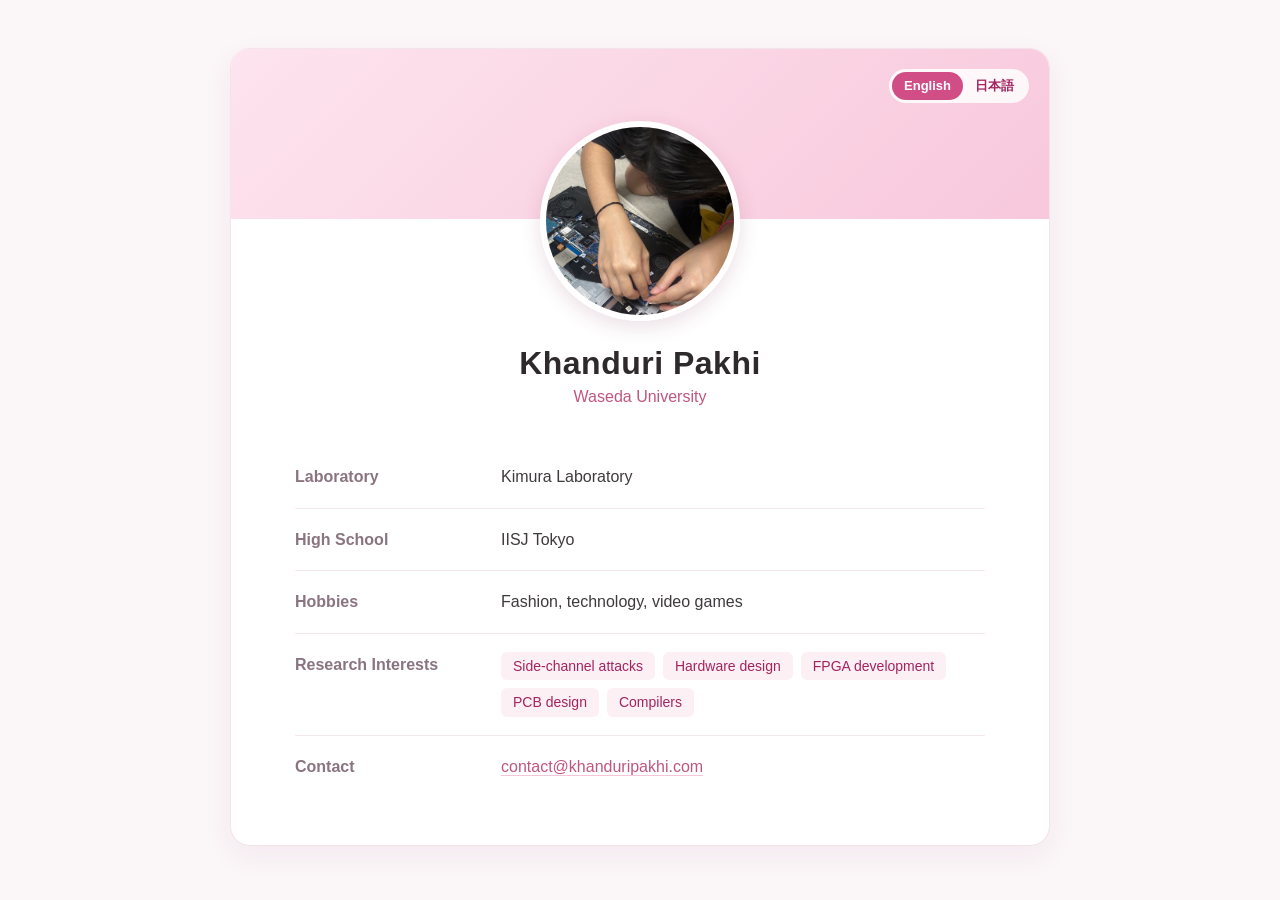
<file: index.html>
<!DOCTYPE html>
<html lang="en">
<head>
  <meta charset="UTF-8">
  <meta name="viewport" content="width=device-width, initial-scale=1.0">
  <title>Khanduri Pakhi</title>
  <link rel="stylesheet" href="style.css">
</head>
<body>
  <main class="card">
    <nav class="lang-switch">
      <span class="active">English</span>
      <a href="ja.html" lang="ja">日本語</a>
    </nav>

    <div class="photo">
      <img src="profile.jpg" alt="Khanduri Pakhi working on a laptop motherboard">
    </div>

    <h1>Khanduri Pakhi</h1>
    <p class="subtitle">Waseda University</p>

    <dl class="info">
      <div class="row">
        <dt>Laboratory</dt>
        <dd>Kimura Laboratory</dd>
      </div>
      <div class="row">
        <dt>High School</dt>
        <dd>IISJ Tokyo</dd>
      </div>
      <div class="row">
        <dt>Hobbies</dt>
        <dd>Fashion, technology, video games</dd>
      </div>
      <div class="row">
        <dt>Research Interests</dt>
        <dd>
          <ul class="tags">
            <li>Side-channel attacks</li>
            <li>Hardware design</li>
            <li>FPGA development</li>
            <li>PCB design</li>
            <li>Compilers</li>
          </ul>
        </dd>
      </div>
      <div class="row">
        <dt>Contact</dt>
        <dd><a class="email" href="mailto:contact@khanduripakhi.com">contact@khanduripakhi.com</a></dd>
      </div>
    </dl>
  </main>
</body>
</html>
</file>
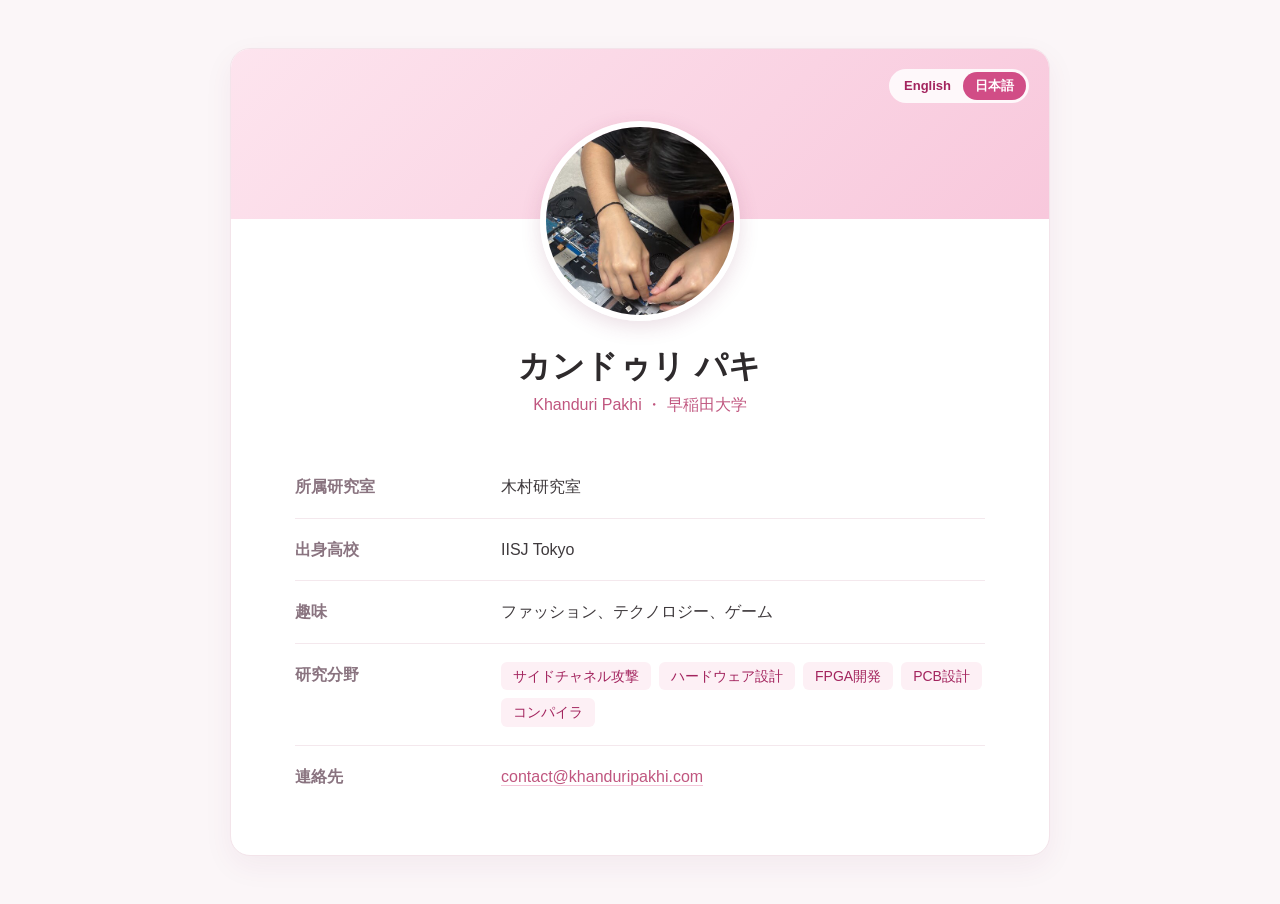
<file: ja.html>
<!DOCTYPE html>
<html lang="ja">
<head>
  <meta charset="UTF-8">
  <meta name="viewport" content="width=device-width, initial-scale=1.0">
  <title>カンドゥリ パキ</title>
  <link rel="stylesheet" href="style.css">
</head>
<body>
  <main class="card">
    <nav class="lang-switch">
      <a href="index.html" lang="en">English</a>
      <span class="active">日本語</span>
    </nav>

    <div class="photo">
      <img src="profile.jpg" alt="ノートパソコンのマザーボードを作業しているカンドゥリ パキ">
    </div>

    <h1>カンドゥリ パキ</h1>
    <p class="subtitle">Khanduri Pakhi ・ 早稲田大学</p>

    <dl class="info">
      <div class="row">
        <dt>所属研究室</dt>
        <dd>木村研究室</dd>
      </div>
      <div class="row">
        <dt>出身高校</dt>
        <dd>IISJ Tokyo</dd>
      </div>
      <div class="row">
        <dt>趣味</dt>
        <dd>ファッション、テクノロジー、ゲーム</dd>
      </div>
      <div class="row">
        <dt>研究分野</dt>
        <dd>
          <ul class="tags">
            <li>サイドチャネル攻撃</li>
            <li>ハードウェア設計</li>
            <li>FPGA開発</li>
            <li>PCB設計</li>
            <li>コンパイラ</li>
          </ul>
        </dd>
      </div>
      <div class="row">
        <dt>連絡先</dt>
        <dd><a class="email" href="mailto:contact@khanduripakhi.com">contact@khanduripakhi.com</a></dd>
      </div>
    </dl>
  </main>
</body>
</html>
</file>
<file: style.css>
* {
  box-sizing: border-box;
}

body {
  margin: 0;
  min-height: 100vh;
  padding: 48px 16px;
  display: flex;
  justify-content: center;
  align-items: flex-start;
  font-family: "Helvetica Neue", Arial, "Hiragino Sans", "Noto Sans JP", "Yu Gothic", sans-serif;
  color: #3f3a3d;
  background: #fbf6f8;
}

.card {
  position: relative;
  width: 100%;
  max-width: 820px;
  padding: 72px 64px 48px;
  background: #ffffff;
  border-radius: 20px;
  border: 1px solid #f3e4ea;
  box-shadow: 0 10px 30px rgba(120, 40, 80, 0.06);
  text-align: center;
  overflow: hidden;
}

/* Soft pink banner behind the photo */
.card::before {
  content: "";
  position: absolute;
  top: 0;
  left: 0;
  right: 0;
  height: 170px;
  background: linear-gradient(135deg, #fde4ee 0%, #f8c8dc 100%);
}

.lang-switch {
  position: absolute;
  top: 20px;
  right: 20px;
  z-index: 1;
  display: flex;
  padding: 3px;
  background: rgba(255, 255, 255, 0.85);
  border-radius: 999px;
}

.lang-switch a,
.lang-switch span {
  padding: 5px 12px;
  font-size: 13px;
  line-height: 18px;
  font-weight: 600;
  border-radius: 999px;
  text-decoration: none;
}

.lang-switch a {
  color: #a3245e;
}

.lang-switch a:hover {
  background: #fdf0f5;
}

.lang-switch .active {
  color: #ffffff;
  background: #d14d86;
}

.photo {
  position: relative;
  width: 200px;
  height: 200px;
  margin: 0 auto;
}

.photo img {
  display: block;
  width: 100%;
  height: 100%;
  object-fit: cover;
  border-radius: 50%;
  border: 6px solid #ffffff;
  box-shadow: 0 6px 20px rgba(120, 40, 80, 0.15);
}

h1 {
  margin: 24px 0 6px;
  font-size: 32px;
  font-weight: 700;
  letter-spacing: 0.5px;
  color: #2e2a2c;
}

.subtitle {
  margin: 0 0 40px;
  font-size: 16px;
  color: #c0567f;
}

.info {
  margin: 0;
  text-align: left;
}

.row {
  display: grid;
  grid-template-columns: 190px 1fr;
  gap: 16px;
  padding: 18px 0;
  border-bottom: 1px solid #f4e8ed;
}

.row:last-child {
  border-bottom: none;
}

dt {
  line-height: 1.6;
  font-weight: 600;
  color: #8a7480;
}

dd {
  margin: 0;
  line-height: 1.6;
}

.tags {
  margin: 0;
  padding: 0;
  list-style: none;
  display: flex;
  flex-wrap: wrap;
  gap: 8px;
}

.tags li {
  padding: 3px 12px;
  font-size: 14px;
  color: #a3245e;
  background: #fdf0f5;
  border-radius: 6px;
}

@media (max-width: 600px) {
  .card {
    padding: 64px 24px 32px;
  }

  .card::before {
    height: 140px;
  }

  .photo {
    width: 160px;
    height: 160px;
  }

  h1 {
    font-size: 26px;
  }

  .row {
    grid-template-columns: 1fr;
    gap: 6px;
  }
}

.email {
  color: #c0567f;
  text-decoration: none;
  border-bottom: 1px solid #f3c6d8;
}

.email:hover {
  color: #a3245e;
  border-bottom-color: #a3245e;
}
</file>
